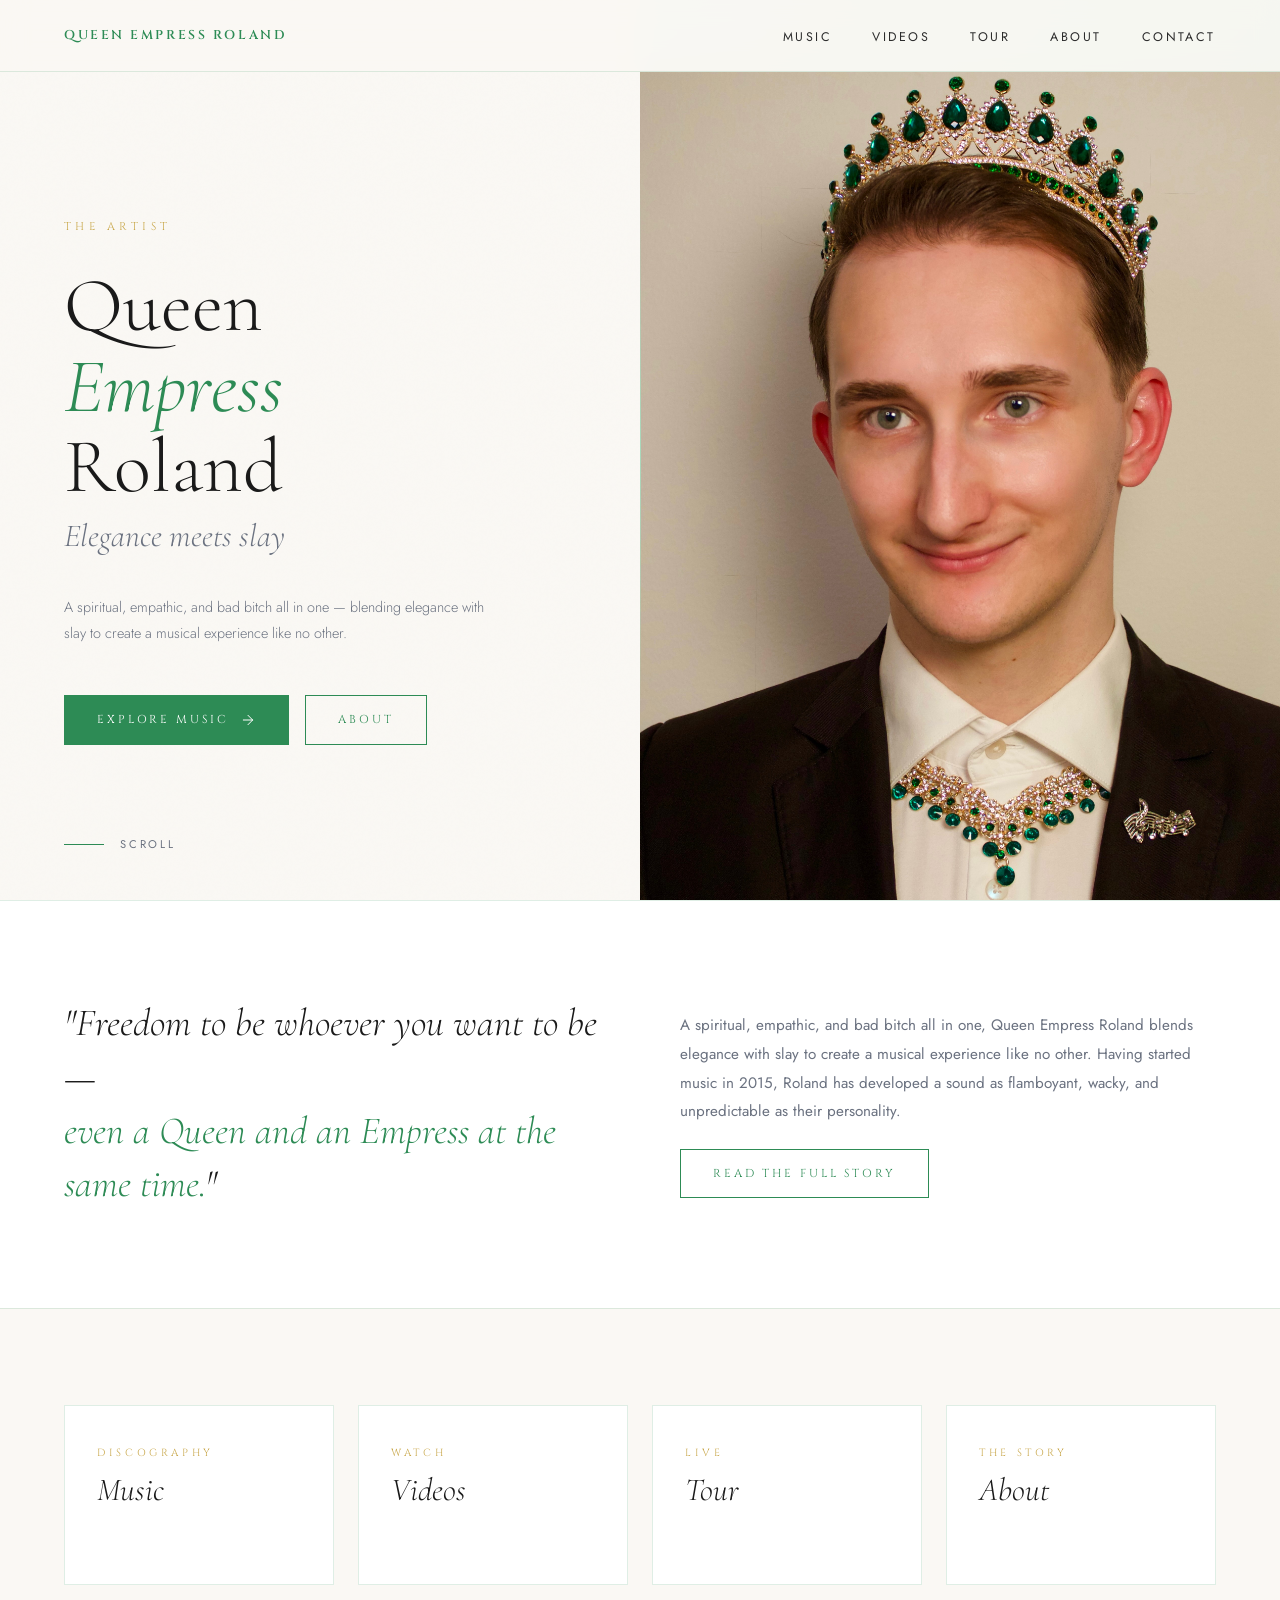
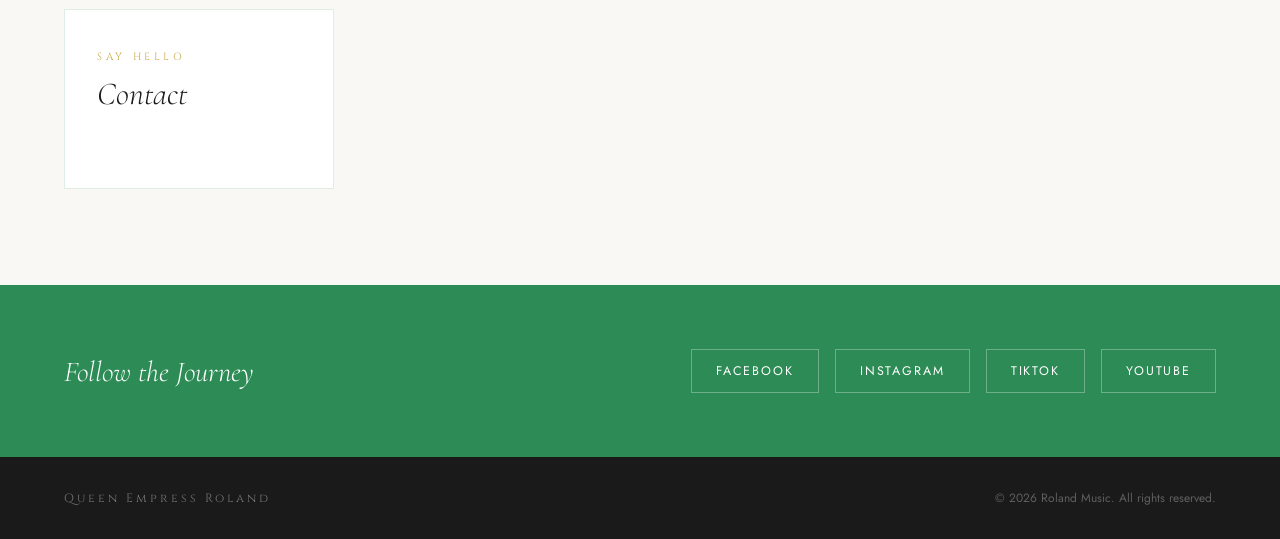
<file: index.html>
<!DOCTYPE html>
<html lang="en">
<head>
  <meta charset="UTF-8" />
  <meta name="viewport" content="width=device-width, initial-scale=1.0"/>
  <title>Queen Empress Roland</title>
  <link rel="stylesheet" href="style.css"/>
  <style>
    /* ── HERO ── */
    .hero {
      min-height: 100vh;
      display: grid;
      grid-template-columns: 1fr 1fr;
      position: relative;
      overflow: hidden;
    }

    .hero-left {
      display: flex;
      flex-direction: column;
      justify-content: center;
      padding: 8rem 4rem 4rem;
      position: relative;
      z-index: 1;
    }

    .hero-eyebrow {
      font-family: 'Cinzel', serif;
      font-size: 0.7rem;
      letter-spacing: 0.4em;
      text-transform: uppercase;
      color: var(--gold);
      margin-bottom: 2rem;
      opacity: 0;
      animation: fadeUp 0.8s ease 0.2s forwards;
    }

    .hero-title {
      font-family: 'Cormorant Garamond', serif;
      font-size: clamp(3rem, 6vw, 6rem);
      font-weight: 300;
      line-height: 1.05;
      color: var(--dark);
      margin-bottom: 0.5rem;
      opacity: 0;
      animation: fadeUp 0.8s ease 0.4s forwards;
    }

    .hero-title em { font-style: italic; color: var(--emerald); }

    .hero-subtitle {
      font-family: 'Cormorant Garamond', serif;
      font-size: clamp(1.3rem, 2.5vw, 2.2rem);
      font-weight: 300;
      font-style: italic;
      color: var(--text-light);
      margin-bottom: 2.5rem;
      opacity: 0;
      animation: fadeUp 0.8s ease 0.55s forwards;
    }

    .hero-desc {
      font-size: 0.9rem;
      font-weight: 300;
      line-height: 1.8;
      color: var(--text-light);
      max-width: 420px;
      margin-bottom: 3rem;
      opacity: 0;
      animation: fadeUp 0.8s ease 0.7s forwards;
    }

    .hero-buttons {
      display: flex;
      gap: 1rem;
      flex-wrap: wrap;
      opacity: 0;
      animation: fadeUp 0.8s ease 0.85s forwards;
    }

    .hero-right {
      position: relative;
      overflow: hidden;
      min-height: 350px;
    }

    .hero-image-container {
      position: absolute;
      inset: 0;
      opacity: 0;
      animation: fadeIn 1.2s ease 0.3s forwards;
    }

    .hero-image-bg {
      width: 100%;
      height: 100%;
      background: linear-gradient(135deg, #e8f5ee 0%, #c5e8d5 40%, #a8d9bc 70%, #2d8b55 100%);
      display: flex;
      align-items: flex-start;
      justify-content: center;
      position: relative;
      padding-top: 20px;
    }

    /*
      ════════════════════════════════════
      TO ADD YOUR PHOTO:
      Replace <div class="hero-crown">👑</div> with:
      <img src="assets/photo.jpg" alt="Queen Empress Roland" class="hero-photo"/>

      Add this CSS:
      .hero-photo { width:100%; height:100%; object-fit:cover; object-position:center top; display:block; }
      ════════════════════════════════════
    */

    .hero-geo { position: absolute; border-radius: 50%; }
    .hero-geo-1 {
      width: min(400px,80%); height: min(400px,80%);
      background: radial-gradient(circle, rgba(45,139,85,0.25) 0%, transparent 70%);
      top: 50%; left: 50%; transform: translate(-50%,-50%);
    }
    .hero-geo-2 {
      width: min(200px,40%); height: min(200px,40%);
      background: radial-gradient(circle, rgba(201,168,76,0.3) 0%, transparent 70%);
      top: 20%; right: 10%;
    }
    .hero-geo-3 {
      width: min(150px,30%); height: min(150px,30%);
      background: radial-gradient(circle, rgba(255,255,255,0.4) 0%, transparent 70%);
      bottom: 20%; left: 15%;
    }

    .hero-crown {
      font-size: clamp(4rem, 10vw, 8rem);
      position: relative;
      z-index: 2;
      filter: drop-shadow(0 20px 40px rgba(45,139,85,0.4));
      animation: float 6s ease-in-out infinite;
    }

    .hero-line {
      position: absolute;
      left: 50%; top: 20%; bottom: 20%;
      width: 1px;
      background: linear-gradient(to bottom, transparent, var(--emerald-mid), transparent);
      transform: scaleY(0);
      animation: scaleIn 1s ease 1s forwards;
      transform-origin: top;
    }

    .scroll-indicator {
      position: absolute;
      bottom: 3rem; left: 4rem;
      display: flex;
      align-items: center;
      gap: 1rem;
      opacity: 0;
      animation: fadeUp 0.8s ease 1.2s forwards;
    }

    .scroll-line {
      width: 40px; height: 1px;
      background: var(--emerald);
      position: relative; overflow: hidden;
    }

    .scroll-line::after {
      content: '';
      position: absolute;
      top: 0; left: -100%;
      width: 100%; height: 100%;
      background: var(--gold);
      animation: slide 2s ease infinite;
    }

    .scroll-text { font-size: 0.7rem; letter-spacing: 0.25em; text-transform: uppercase; color: var(--text-light); }

    /* ── INTRO STRIP ── */
    .intro-strip {
      position: relative;
      z-index: 1;
      padding: 6rem 4rem;
      background: var(--white);
      border-top: 1px solid var(--border);
      display: grid;
      grid-template-columns: 1fr 1fr;
      gap: 5rem;
      align-items: center;
    }

    .intro-quote {
      font-family: 'Cormorant Garamond', serif;
      font-size: clamp(1.6rem, 3vw, 2.4rem);
      font-weight: 300;
      font-style: italic;
      line-height: 1.4;
      color: var(--dark);
    }

    .intro-quote em { color: var(--emerald); }

    .intro-text {
      font-size: 0.95rem;
      line-height: 1.9;
      color: var(--text-light);
    }

    /* ── NAV CARDS ── */
    .nav-cards {
      position: relative;
      z-index: 1;
      padding: 6rem 4rem;
      background: var(--cream);
      border-top: 1px solid var(--border);
      display: grid;
      grid-template-columns: repeat(auto-fit, minmax(min(100%, 220px), 1fr));
      gap: 1.5rem;
    }

    .nav-card {
      display: flex;
      flex-direction: column;
      justify-content: space-between;
      padding: 2.5rem 2rem;
      border: 1px solid var(--border);
      background: var(--white);
      text-decoration: none;
      color: var(--text);
      transition: all 0.3s ease;
      min-height: 180px;
      position: relative;
      overflow: hidden;
    }

    .nav-card::before {
      content: '';
      position: absolute;
      bottom: 0; left: 0;
      width: 100%; height: 2px;
      background: var(--emerald);
      transform: scaleX(0);
      transform-origin: left;
      transition: transform 0.3s ease;
    }

    .nav-card:hover { transform: translateY(-4px); box-shadow: 0 12px 40px rgba(45,139,85,0.1); }
    .nav-card:hover::before { transform: scaleX(1); }

    .nav-card-label {
      font-family: 'Cinzel', serif;
      font-size: 0.65rem;
      letter-spacing: 0.35em;
      text-transform: uppercase;
      color: var(--gold);
    }

    .nav-card-title {
      font-family: 'Cormorant Garamond', serif;
      font-size: 2rem;
      font-weight: 300;
      font-style: italic;
      color: var(--dark);
      transition: color 0.3s;
    }

    .nav-card:hover .nav-card-title { color: var(--emerald); }

    .nav-card-arrow {
      align-self: flex-end;
      color: var(--emerald);
      opacity: 0;
      transform: translateX(-8px);
      transition: all 0.3s;
    }

    .nav-card:hover .nav-card-arrow { opacity: 1; transform: translateX(0); }

    /* Mobile */
    @media (max-width: 768px) {
      .hero { grid-template-columns: 1fr; min-height: auto; }
      .hero-left { padding: 5.5rem 1.5rem 2.5rem; order: 2; }
      .hero-right { order: 1; min-height: 60vw; max-height: 340px; }
      .hero-line { display: none; }
      .scroll-indicator { display: none; }

      .intro-strip { grid-template-columns: 1fr; padding: 4rem 1.5rem; gap: 2rem; }
      .nav-cards { padding: 4rem 1.5rem; }
    }
  </style>
</head>
<body>

  <!-- HERO -->
  <section class="hero">
    <div class="hero-left">
      <p class="hero-eyebrow">The Artist</p>
      <h1 class="hero-title">Queen<br><em>Empress</em><br>Roland</h1>
      <p class="hero-subtitle">Elegance meets slay</p>
      <p class="hero-desc">A spiritual, empathic, and bad bitch all in one — blending elegance with slay to create a musical experience like no other.</p>
      <div class="hero-buttons">
        <a href="music.html" class="btn-primary">
          Explore Music
          <svg xmlns="http://www.w3.org/2000/svg" width="16" height="16" viewBox="0 0 24 24" fill="none" stroke="currentColor" stroke-width="1.5" stroke-linecap="round" stroke-linejoin="round"><path d="M5 12h14M12 5l7 7-7 7"/></svg>
        </a>
        <a href="about.html" class="btn-outline">About</a>
      </div>
      <div class="scroll-indicator">
        <div class="scroll-line"></div>
        <span class="scroll-text">Scroll</span>
      </div>
    </div>

    <div class="hero-right">
      <div class="hero-image-container">
        <div class="hero-image-bg">
          <div class="hero-geo hero-geo-1"></div>
          <div class="hero-geo hero-geo-2"></div>
          <div class="hero-geo hero-geo-3"></div>
          <img src="assets/profile-8.jpeg" alt="Queen Empress Roland" style="width:100%;height:95%;object-fit:cover;object-position:center top;display:block;position:absolute;top: 70px;left:50%;transform:translateX(-50%);"/>
        </div>
      </div>
    </div>

    <div class="hero-line"></div>
  </section>

  <!-- INTRO -->
  <section class="intro-strip">
    <div class="intro-quote reveal">
      "Freedom to be whoever you want to be —<br><em>even a Queen and an Empress at the same time.</em>"
    </div>
    <div>
      <p class="intro-text reveal">A spiritual, empathic, and bad bitch all in one, Queen Empress Roland blends elegance with slay to create a musical experience like no other. Having started music in 2015, Roland has developed a sound as flamboyant, wacky, and unpredictable as their personality.</p>
      <br/>
      <a href="about.html" class="btn-outline reveal">Read the Full Story</a>
    </div>
  </section>

  <!-- NAV CARDS -->
  <section class="nav-cards">
    <a href="music.html" class="nav-card reveal">
      <span class="nav-card-label">Discography</span>
      <span class="nav-card-title">Music</span>
      <span class="nav-card-arrow">
        <svg xmlns="http://www.w3.org/2000/svg" width="20" height="20" viewBox="0 0 24 24" fill="none" stroke="currentColor" stroke-width="1.5" stroke-linecap="round" stroke-linejoin="round"><path d="M5 12h14M12 5l7 7-7 7"/></svg>
      </span>
    </a>
    <a href="videos.html" class="nav-card reveal">
      <span class="nav-card-label">Watch</span>
      <span class="nav-card-title">Videos</span>
      <span class="nav-card-arrow">
        <svg xmlns="http://www.w3.org/2000/svg" width="20" height="20" viewBox="0 0 24 24" fill="none" stroke="currentColor" stroke-width="1.5" stroke-linecap="round" stroke-linejoin="round"><path d="M5 12h14M12 5l7 7-7 7"/></svg>
      </span>
    </a>
    <a href="tour.html" class="nav-card reveal">
      <span class="nav-card-label">Live</span>
      <span class="nav-card-title">Tour</span>
      <span class="nav-card-arrow">
        <svg xmlns="http://www.w3.org/2000/svg" width="20" height="20" viewBox="0 0 24 24" fill="none" stroke="currentColor" stroke-width="1.5" stroke-linecap="round" stroke-linejoin="round"><path d="M5 12h14M12 5l7 7-7 7"/></svg>
      </span>
    </a>
    <a href="about.html" class="nav-card reveal">
      <span class="nav-card-label">The Story</span>
      <span class="nav-card-title">About</span>
      <span class="nav-card-arrow">
        <svg xmlns="http://www.w3.org/2000/svg" width="20" height="20" viewBox="0 0 24 24" fill="none" stroke="currentColor" stroke-width="1.5" stroke-linecap="round" stroke-linejoin="round"><path d="M5 12h14M12 5l7 7-7 7"/></svg>
      </span>
    </a>
    <a href="contact.html" class="nav-card reveal">
      <span class="nav-card-label">Say Hello</span>
      <span class="nav-card-title">Contact</span>
      <span class="nav-card-arrow">
        <svg xmlns="http://www.w3.org/2000/svg" width="20" height="20" viewBox="0 0 24 24" fill="none" stroke="currentColor" stroke-width="1.5" stroke-linecap="round" stroke-linejoin="round"><path d="M5 12h14M12 5l7 7-7 7"/></svg>
      </span>
    </a>
  </section>

  <div id="socials-placeholder"></div>
  <div id="footer-placeholder"></div>

  <script src="nav.js"></script>
  <script>injectNav('home');</script>
</body>
</html>
</file>
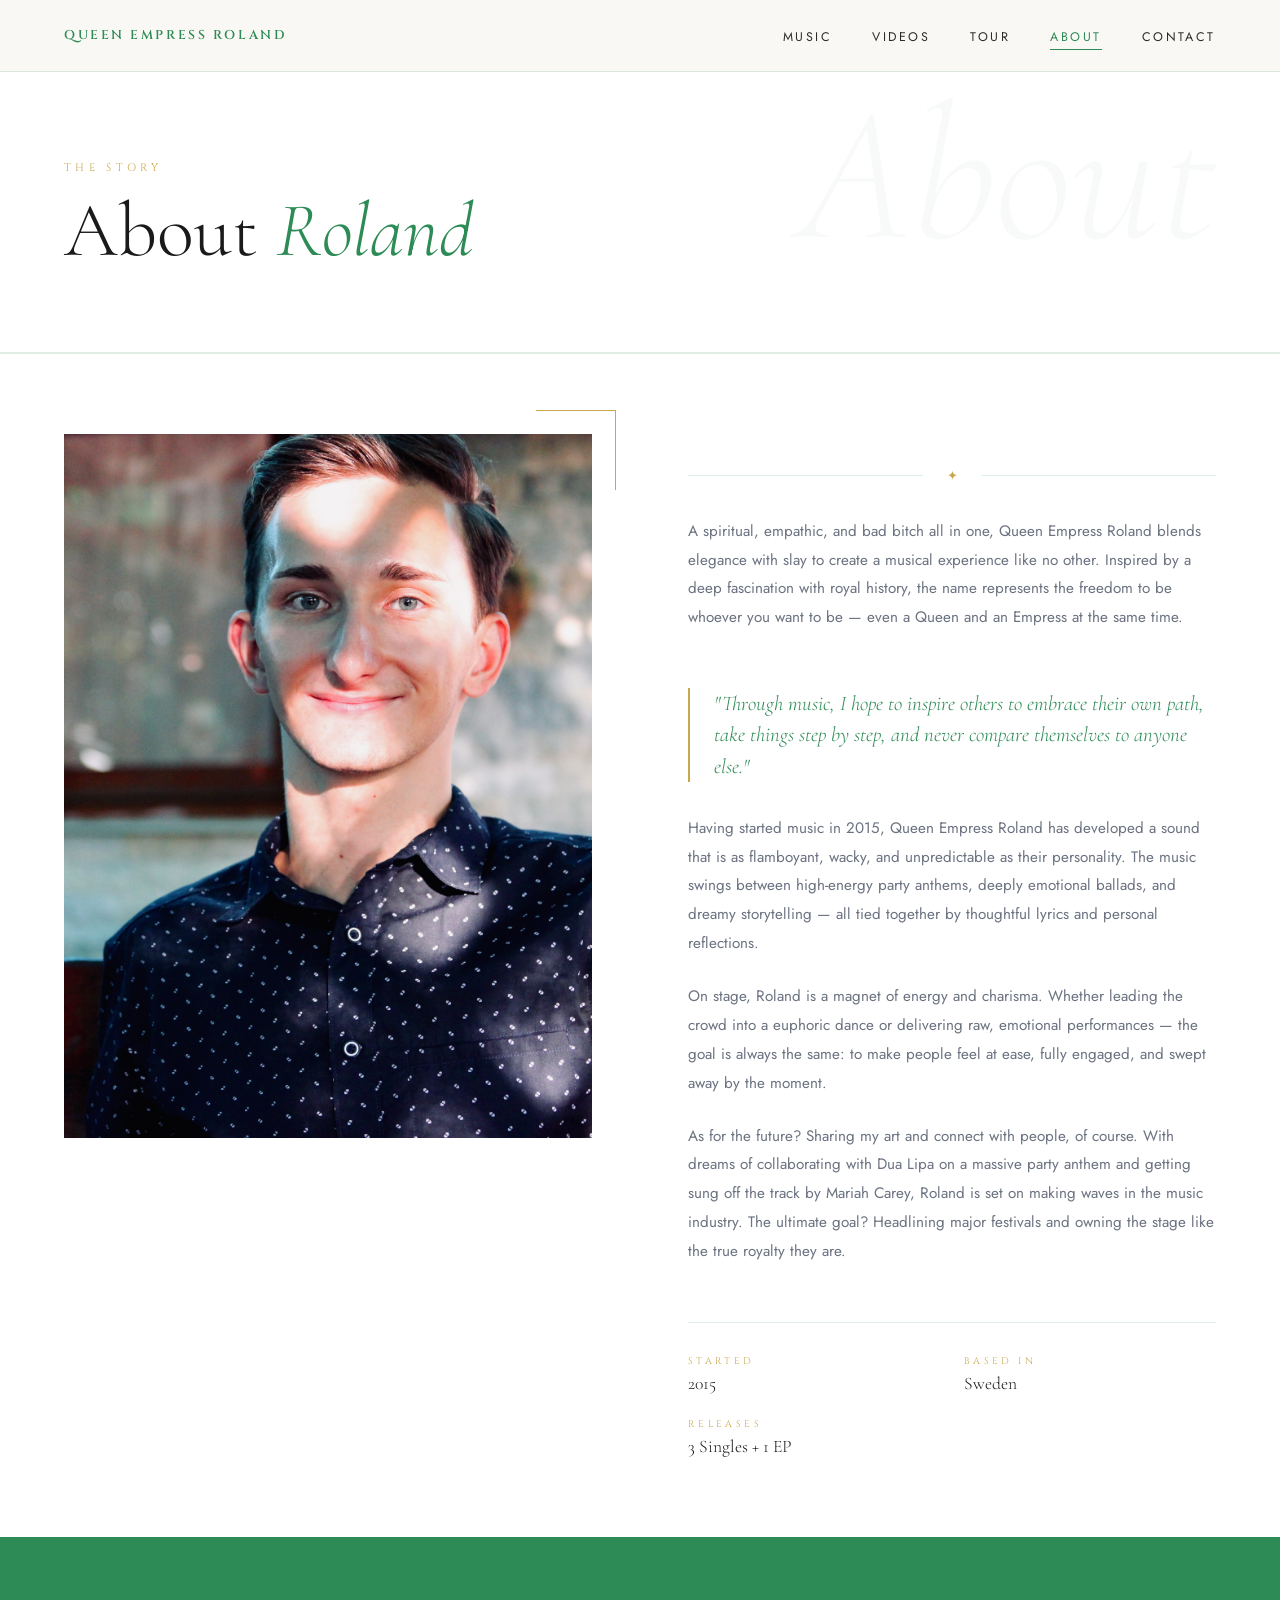
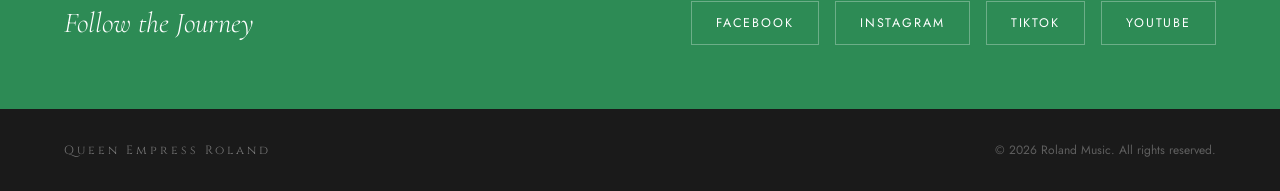
<file: about.html>
<!DOCTYPE html>
<html lang="en">
<head>
  <meta charset="UTF-8" />
  <meta name="viewport" content="width=device-width, initial-scale=1.0"/>
  <title>About — Queen Empress Roland</title>
  <link rel="stylesheet" href="style.css"/>
  <style>
    .about-section {
      position: relative;
      z-index: 1;
      padding: 5rem 4rem;
      background: var(--white);
      border-top: 1px solid var(--border);
      display: grid;
      grid-template-columns: 1fr 1fr;
      gap: 6rem;
      align-items: start;
    }

    /* ── PHOTO ── */
    .about-photo-wrap { position: sticky; top: 7rem; }

    .about-frame {
      aspect-ratio: 3/4;
      background: linear-gradient(160deg, var(--emerald-pale) 0%, var(--emerald-mid) 60%, var(--emerald) 100%);
      display: flex;
      align-items: center;
      justify-content: center;
      font-size: clamp(4rem, 8vw, 6rem);
      position: relative;
      overflow: hidden;
      width: 100%;
    }

    /*
      ════════════════════════════════════
      TO ADD YOUR PHOTO:
      Replace the 👑 emoji inside .about-frame with:

      <img src="assets/photo-about.jpg"
           alt="Queen Empress Roland"
           style="width:100%;height:100%;object-fit:cover;
                  object-position:center top;
                  position:absolute;inset:0;" />
      ════════════════════════════════════
    */

    .about-frame::before {
      content: '';
      position: absolute;
      inset: -1px;
      border: 1px solid var(--emerald-mid);
      pointer-events: none;
      z-index: 1;
    }

    .about-frame-accent {
      position: absolute;
      top: -1.5rem; right: -1.5rem;
      width: 80px; height: 80px;
      border-top: 1px solid var(--gold);
      border-right: 1px solid var(--gold);
    }

    /* ── CONTENT ── */
    .about-content { display: flex; flex-direction: column; gap: 0; }

    .about-text {
      font-size: 0.95rem;
      line-height: 1.9;
      color: var(--text-light);
      margin-bottom: 1.5rem;
    }

    .about-quote {
      font-family: 'Cormorant Garamond', serif;
      font-size: 1.3rem;
      font-weight: 300;
      font-style: italic;
      color: var(--emerald);
      border-left: 2px solid var(--gold);
      padding-left: 1.5rem;
      margin: 2rem 0;
      line-height: 1.5;
    }

    /* ── FACTS ── */
    .about-facts {
      display: grid;
      grid-template-columns: 1fr 1fr;
      gap: 1.5rem;
      margin-top: 2rem;
      padding-top: 2rem;
      border-top: 1px solid var(--border);
    }

    .fact {
      display: flex;
      flex-direction: column;
      gap: 0.3rem;
    }

    .fact-label {
      font-family: 'Cinzel', serif;
      font-size: 0.6rem;
      letter-spacing: 0.35em;
      text-transform: uppercase;
      color: var(--gold);
    }

    .fact-value {
      font-family: 'Cormorant Garamond', serif;
      font-size: 1.1rem;
      font-weight: 300;
      color: var(--dark);
    }

    @media (max-width: 768px) {
      .about-section { grid-template-columns: 1fr; padding: 3rem 1.5rem; gap: 2.5rem; }
      .about-photo-wrap { position: static; }
      .about-frame { aspect-ratio: 4/3; max-height: 280px; }
      .about-frame-accent { display: none; }
      .about-facts { grid-template-columns: 1fr 1fr; }
    }
  </style>
</head>
<body>

  <div class="page-hero about">
    <p class="page-eyebrow">The Story</p>
    <h1 class="page-title">About <em>Roland</em></h1>
  </div>

  <section class="about-section">

    <div class="about-photo-wrap reveal">
      <div class="about-frame">
        <!-- Replace 👑 with your photo — see instructions in CSS above -->
        <img src="assets/profile-2.JPG"
           alt="Queen Empress Roland"
           style="width:100%;height:100%;object-fit:cover;
                  object-position:center top;
                  position:absolute;inset:0;" />
      </div>
      <div class="about-frame-accent"></div>
    </div>

    <div class="about-content">
      <div class="divider reveal">
        <div class="divider-line"></div>
        <span class="divider-gem">✦</span>
        <div class="divider-line"></div>
      </div>

      <p class="about-text reveal">A spiritual, empathic, and bad bitch all in one, Queen Empress Roland blends elegance with slay to create a musical experience like no other. Inspired by a deep fascination with royal history, the name represents the freedom to be whoever you want to be — even a Queen and an Empress at the same time.</p>

      <blockquote class="about-quote reveal">
        "Through music, I hope to inspire others to embrace their own path, take things step by step, and never compare themselves to anyone else."
      </blockquote>

      <p class="about-text reveal">Having started music in 2015, Queen Empress Roland has developed a sound that is as flamboyant, wacky, and unpredictable as their personality. The music swings between high-energy party anthems, deeply emotional ballads, and dreamy storytelling — all tied together by thoughtful lyrics and personal reflections.</p>

      <p class="about-text reveal">On stage, Roland is a magnet of energy and charisma. Whether leading the crowd into a euphoric dance or delivering raw, emotional performances — the goal is always the same: to make people feel at ease, fully engaged, and swept away by the moment.</p>

      <p class="about-text reveal">As for the future? Sharing my art and connect with people, of course. With dreams of collaborating with Dua Lipa on a massive party anthem and getting sung off the track by Mariah Carey, Roland is set on making waves in the music industry. The ultimate goal? Headlining major festivals and owning the stage like the true royalty they are.</p>

      <div class="about-facts reveal">
        <div class="fact">
          <span class="fact-label">Started</span>
          <span class="fact-value">2015</span>
        </div>
        <div class="fact">
          <span class="fact-label">Based in</span>
          <span class="fact-value">Sweden</span>
        </div>
        <div class="fact">
          <span class="fact-label">Releases</span>
          <span class="fact-value">3 Singles + 1 EP</span>
        </div>
      </div>
    </div>

  </section>

  <div id="socials-placeholder"></div>
  <div id="footer-placeholder"></div>

  <script src="nav.js"></script>
  <script>injectNav('about');</script>
</body>
</html>
</file>
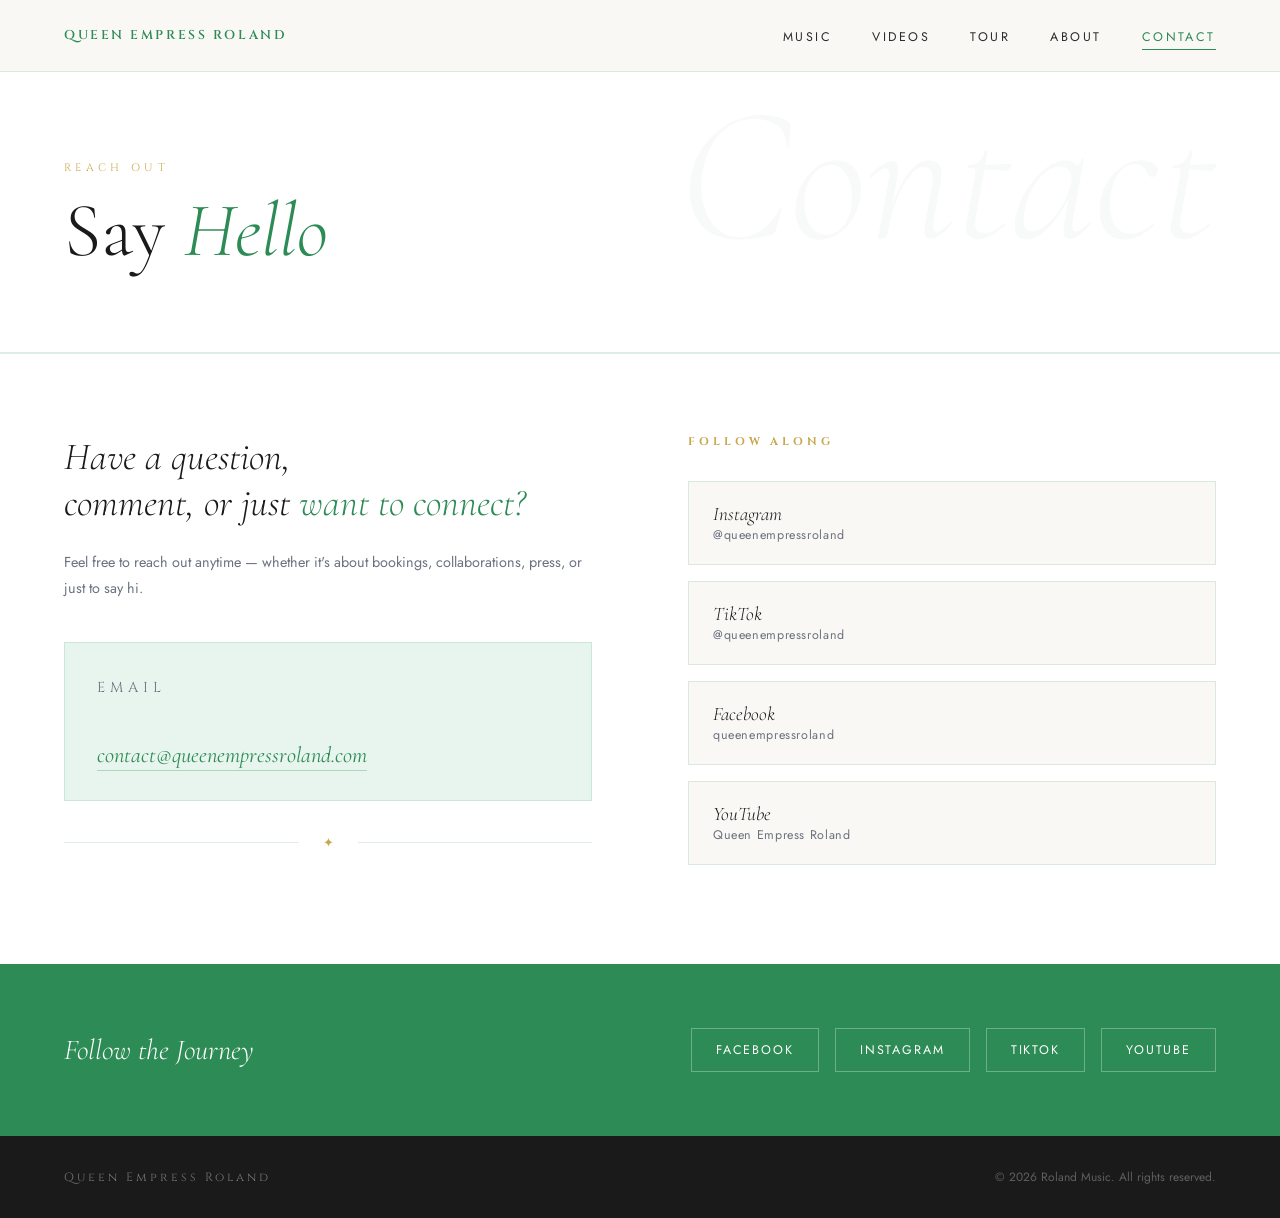
<file: contact.html>
<!DOCTYPE html>
<html lang="en">
<head>
  <meta charset="UTF-8" />
  <meta name="viewport" content="width=device-width, initial-scale=1.0"/>
  <title>Contact — Queen Empress Roland</title>
  <link rel="stylesheet" href="style.css"/>
  <style>
    .contact-section {
      position: relative;
      z-index: 1;
      padding: 5rem 4rem;
      background: var(--white);
      border-top: 1px solid var(--border);
      display: grid;
      grid-template-columns: 1fr 1fr;
      gap: 6rem;
      align-items: start;
    }

    .contact-left h2 {
      font-family: 'Cormorant Garamond', serif;
      font-size: clamp(1.8rem, 3vw, 2.5rem);
      font-weight: 300;
      font-style: italic;
      color: var(--dark);
      margin-bottom: 1.5rem;
      line-height: 1.2;
    }

    .contact-left h2 em { color: var(--emerald); }

    .contact-left p {
      font-size: 0.9rem;
      line-height: 1.8;
      color: var(--text-light);
      margin-bottom: 2.5rem;
    }

    .contact-email-block {
      padding: 2rem;
      border: 1px solid var(--border);
      background: var(--emerald-pale);
      margin-bottom: 1.5rem;
    }

    .contact-email-label {
      font-family: 'Cinzel', serif;
      font-size: 0.62rem;
      letter-spacing: 0.35em;
      text-transform: uppercase;
      color: var(--gold);
      margin-bottom: 0.75rem;
    }

    .contact-email-link {
      font-family: 'Cormorant Garamond', serif;
      font-size: clamp(1rem, 2vw, 1.4rem);
      font-style: italic;
      color: var(--emerald);
      text-decoration: none;
      border-bottom: 1px solid var(--emerald-mid);
      padding-bottom: 2px;
      transition: all 0.3s;
      word-break: break-all;
    }

    .contact-email-link:hover { color: var(--dark); border-color: var(--gold); }

    /* ── SOCIALS COLUMN ── */
    .contact-right h3 {
      font-family: 'Cinzel', serif;
      font-size: 0.7rem;
      letter-spacing: 0.35em;
      text-transform: uppercase;
      color: var(--gold);
      margin-bottom: 2rem;
    }

    .contact-social-list {
      display: flex;
      flex-direction: column;
      gap: 1rem;
    }

    .contact-social-item {
      display: flex;
      align-items: center;
      justify-content: space-between;
      padding: 1.25rem 1.5rem;
      border: 1px solid var(--border);
      background: var(--cream);
      text-decoration: none;
      color: var(--text);
      transition: all 0.3s;
    }

    .contact-social-item:hover {
      border-color: var(--emerald);
      background: var(--emerald-pale);
      transform: translateX(4px);
    }

    .contact-social-name {
      font-family: 'Cormorant Garamond', serif;
      font-size: 1.2rem;
      font-weight: 300;
      font-style: italic;
      color: var(--dark);
    }

    .contact-social-handle {
      font-size: 0.78rem;
      color: var(--text-light);
      letter-spacing: 0.05em;
    }

    .contact-social-arrow {
      color: var(--emerald);
      opacity: 0;
      transition: opacity 0.3s, transform 0.3s;
    }

    .contact-social-item:hover .contact-social-arrow {
      opacity: 1;
      transform: translateX(4px);
    }

    @media (max-width: 768px) {
      .contact-section { grid-template-columns: 1fr; padding: 3rem 1.5rem; gap: 3rem; }
    }
  </style>
</head>
<body>

  <div class="page-hero contact">
    <p class="page-eyebrow">Reach Out</p>
    <h1 class="page-title">Say <em>Hello</em></h1>
  </div>

  <section class="contact-section">

    <div class="contact-left">
      <h2 class="reveal">Have a question,<br>comment, or just <em>want to connect?</em></h2>
      <p class="reveal">Feel free to reach out anytime — whether it's about bookings, collaborations, press, or just to say hi.</p>

      <div class="contact-email-block reveal">
        <p class="contact-email-label">Email</p>
        <a href="mailto:contact@queenempressroland.com" class="contact-email-link">
          contact@queenempressroland.com
        </a>
      </div>

      <div class="divider reveal">
        <div class="divider-line"></div>
        <span class="divider-gem">✦</span>
        <div class="divider-line"></div>
      </div>
    </div>

    <div class="contact-right">
      <h3 class="reveal">Follow Along</h3>
      <div class="contact-social-list">

        <a href="https://www.instagram.com/queenempressroland/" target="_blank" class="contact-social-item reveal">
          <div>
            <p class="contact-social-name">Instagram</p>
            <p class="contact-social-handle">@queenempressroland</p>
          </div>
          <span class="contact-social-arrow">
            <svg xmlns="http://www.w3.org/2000/svg" width="18" height="18" viewBox="0 0 24 24" fill="none" stroke="currentColor" stroke-width="1.5" stroke-linecap="round" stroke-linejoin="round"><path d="M5 12h14M12 5l7 7-7 7"/></svg>
          </span>
        </a>

        <a href="https://www.tiktok.com/@queenempressroland" target="_blank" class="contact-social-item reveal">
          <div>
            <p class="contact-social-name">TikTok</p>
            <p class="contact-social-handle">@queenempressroland</p>
          </div>
          <span class="contact-social-arrow">
            <svg xmlns="http://www.w3.org/2000/svg" width="18" height="18" viewBox="0 0 24 24" fill="none" stroke="currentColor" stroke-width="1.5" stroke-linecap="round" stroke-linejoin="round"><path d="M5 12h14M12 5l7 7-7 7"/></svg>
          </span>
        </a>

        <a href="https://www.facebook.com/queenempressroland" target="_blank" class="contact-social-item reveal">
          <div>
            <p class="contact-social-name">Facebook</p>
            <p class="contact-social-handle">queenempressroland</p>
          </div>
          <span class="contact-social-arrow">
            <svg xmlns="http://www.w3.org/2000/svg" width="18" height="18" viewBox="0 0 24 24" fill="none" stroke="currentColor" stroke-width="1.5" stroke-linecap="round" stroke-linejoin="round"><path d="M5 12h14M12 5l7 7-7 7"/></svg>
          </span>
        </a>

        <a href="https://www.youtube.com/c/RolandSepsi?sub_confirmation=1" target="_blank" class="contact-social-item reveal">
          <div>
            <p class="contact-social-name">YouTube</p>
            <p class="contact-social-handle">Queen Empress Roland</p>
          </div>
          <span class="contact-social-arrow">
            <svg xmlns="http://www.w3.org/2000/svg" width="18" height="18" viewBox="0 0 24 24" fill="none" stroke="currentColor" stroke-width="1.5" stroke-linecap="round" stroke-linejoin="round"><path d="M5 12h14M12 5l7 7-7 7"/></svg>
          </span>
        </a>

      </div>
    </div>

  </section>

  <div id="socials-placeholder"></div>
  <div id="footer-placeholder"></div>

  <script src="nav.js"></script>
  <script>injectNav('contact');</script>
</body>
</html>
</file>
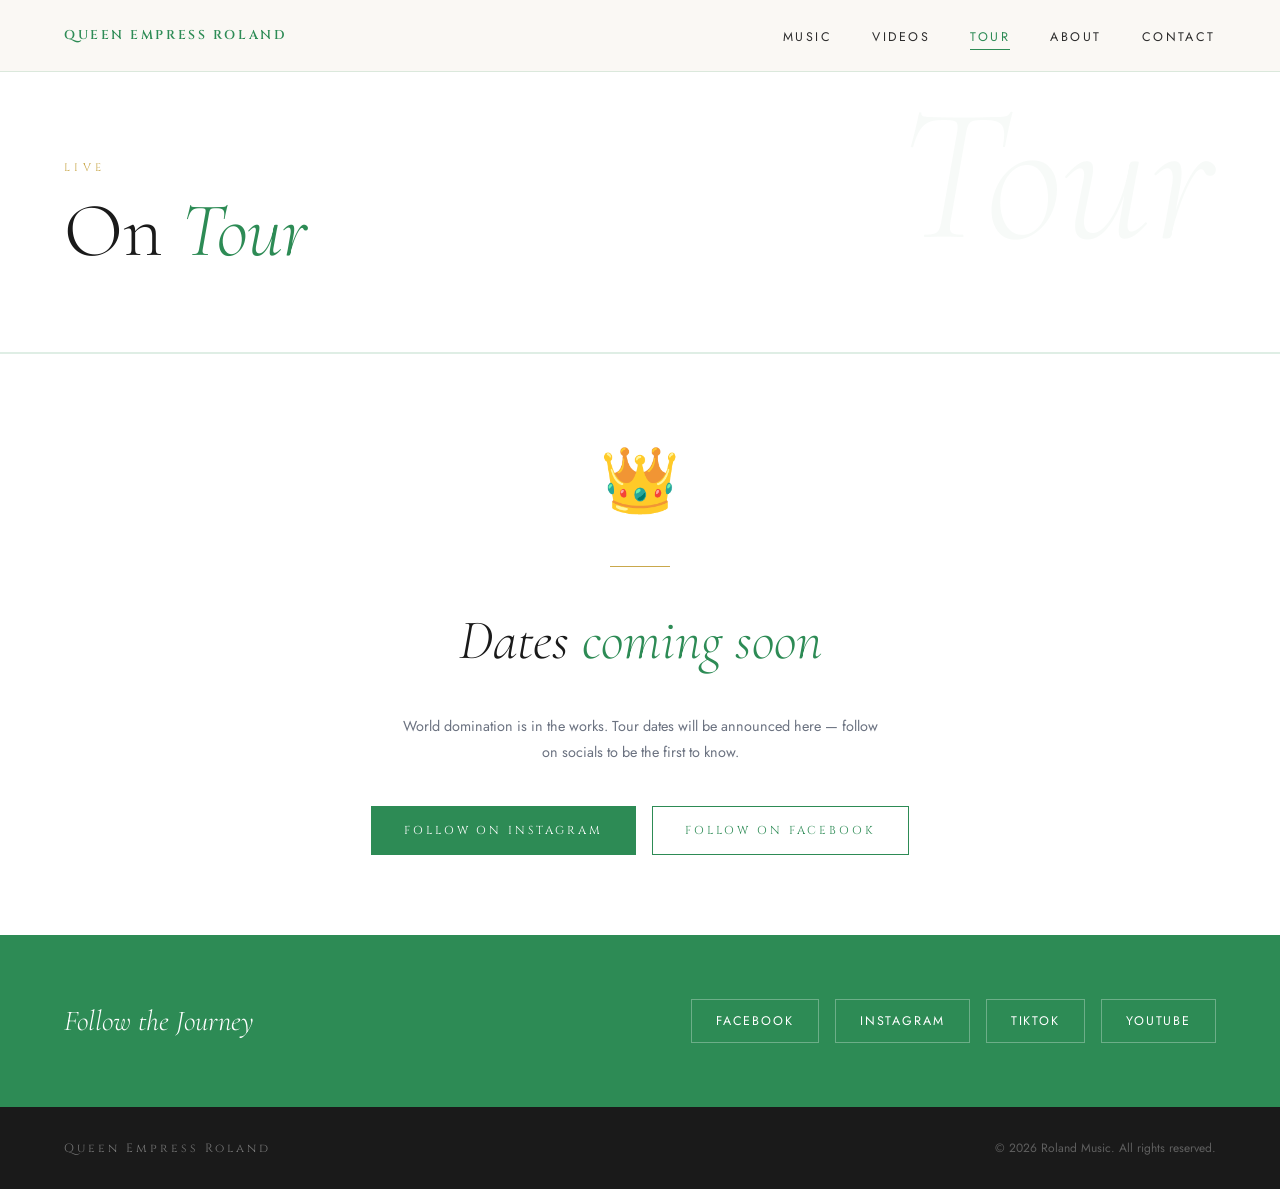
<file: tour.html>
<!DOCTYPE html>
<html lang="en">
<head>
  <meta charset="UTF-8" />
  <meta name="viewport" content="width=device-width, initial-scale=1.0"/>
  <title>Tour — Queen Empress Roland</title>
  <link rel="stylesheet" href="style.css"/>
  <style>
    .tour-section {
      position: relative;
      z-index: 1;
      min-height: 60vh;
      display: flex;
      align-items: center;
      justify-content: center;
      padding: 5rem 4rem;
      background: var(--white);
      border-top: 1px solid var(--border);
      text-align: center;
      flex-direction: column;
      gap: 2.5rem;
    }

    .tour-crown {
      font-size: 4rem;
      animation: float 5s ease-in-out infinite;
    }

    .tour-coming {
      font-family: 'Cormorant Garamond', serif;
      font-size: clamp(2rem, 5vw, 3.5rem);
      font-weight: 300;
      font-style: italic;
      color: var(--dark);
      line-height: 1.2;
    }

    .tour-coming em { color: var(--emerald); }

    .tour-sub {
      font-size: 0.9rem;
      color: var(--text-light);
      line-height: 1.8;
      max-width: 480px;
    }

    .tour-notify {
      display: flex;
      gap: 1rem;
      align-items: center;
      flex-wrap: wrap;
      justify-content: center;
    }

    .tour-divider {
      width: 60px;
      height: 1px;
      background: var(--gold);
      margin: 0 auto;
    }

    /*
      ════════════════════════════════════
      WHEN YOU HAVE TOUR DATES:
      Replace the .tour-section content with
      a .tour-list of .tour-date rows like:

      <div class="tour-date">
        <div class="tour-date-info">
          <p class="tour-date-day">15 March 2026</p>
          <p class="tour-date-city">Stockholm, Sweden</p>
          <p class="tour-date-venue">Debaser Strand</p>
        </div>
        <a href="TICKET_URL" target="_blank" class="btn-primary">Tickets</a>
      </div>

      And add this CSS:
      .tour-list { padding: 5rem 4rem; max-width: 900px; margin: 0 auto; }
      .tour-date { display:flex; justify-content:space-between; align-items:center;
                   padding: 2rem 0; border-bottom: 1px solid var(--border); gap:2rem; flex-wrap:wrap; }
      .tour-date-day { font-family:'Cinzel',serif; font-size:0.72rem; letter-spacing:0.2em; color:var(--gold); }
      .tour-date-city { font-family:'Cormorant Garamond',serif; font-size:1.8rem; font-weight:300; font-style:italic; color:var(--dark); }
      .tour-date-venue { font-size:0.85rem; color:var(--text-light); }
      ════════════════════════════════════
    */

    @media (max-width: 768px) {
      .tour-section { padding: 4rem 1.5rem; }
    }
  </style>
</head>
<body>

  <div class="page-hero tour">
    <p class="page-eyebrow">Live</p>
    <h1 class="page-title">On <em>Tour</em></h1>
  </div>

  <section class="tour-section">
    <div class="tour-crown reveal">👑</div>
    <div class="tour-divider reveal"></div>
    <h2 class="tour-coming reveal">Dates <em>coming soon</em></h2>
    <p class="tour-sub reveal">World domination is in the works. Tour dates will be announced here — follow on socials to be the first to know.</p>
    <div class="tour-notify reveal">
      <a href="https://www.instagram.com/queenempressroland/" target="_blank" class="btn-primary">Follow on Instagram</a>
      <a href="https://www.facebook.com/queenempressroland" target="_blank" class="btn-outline">Follow on Facebook</a>
    </div>
  </section>

  <div id="socials-placeholder"></div>
  <div id="footer-placeholder"></div>

  <script src="nav.js"></script>
  <script>injectNav('tour');</script>
</body>
</html>
</file>
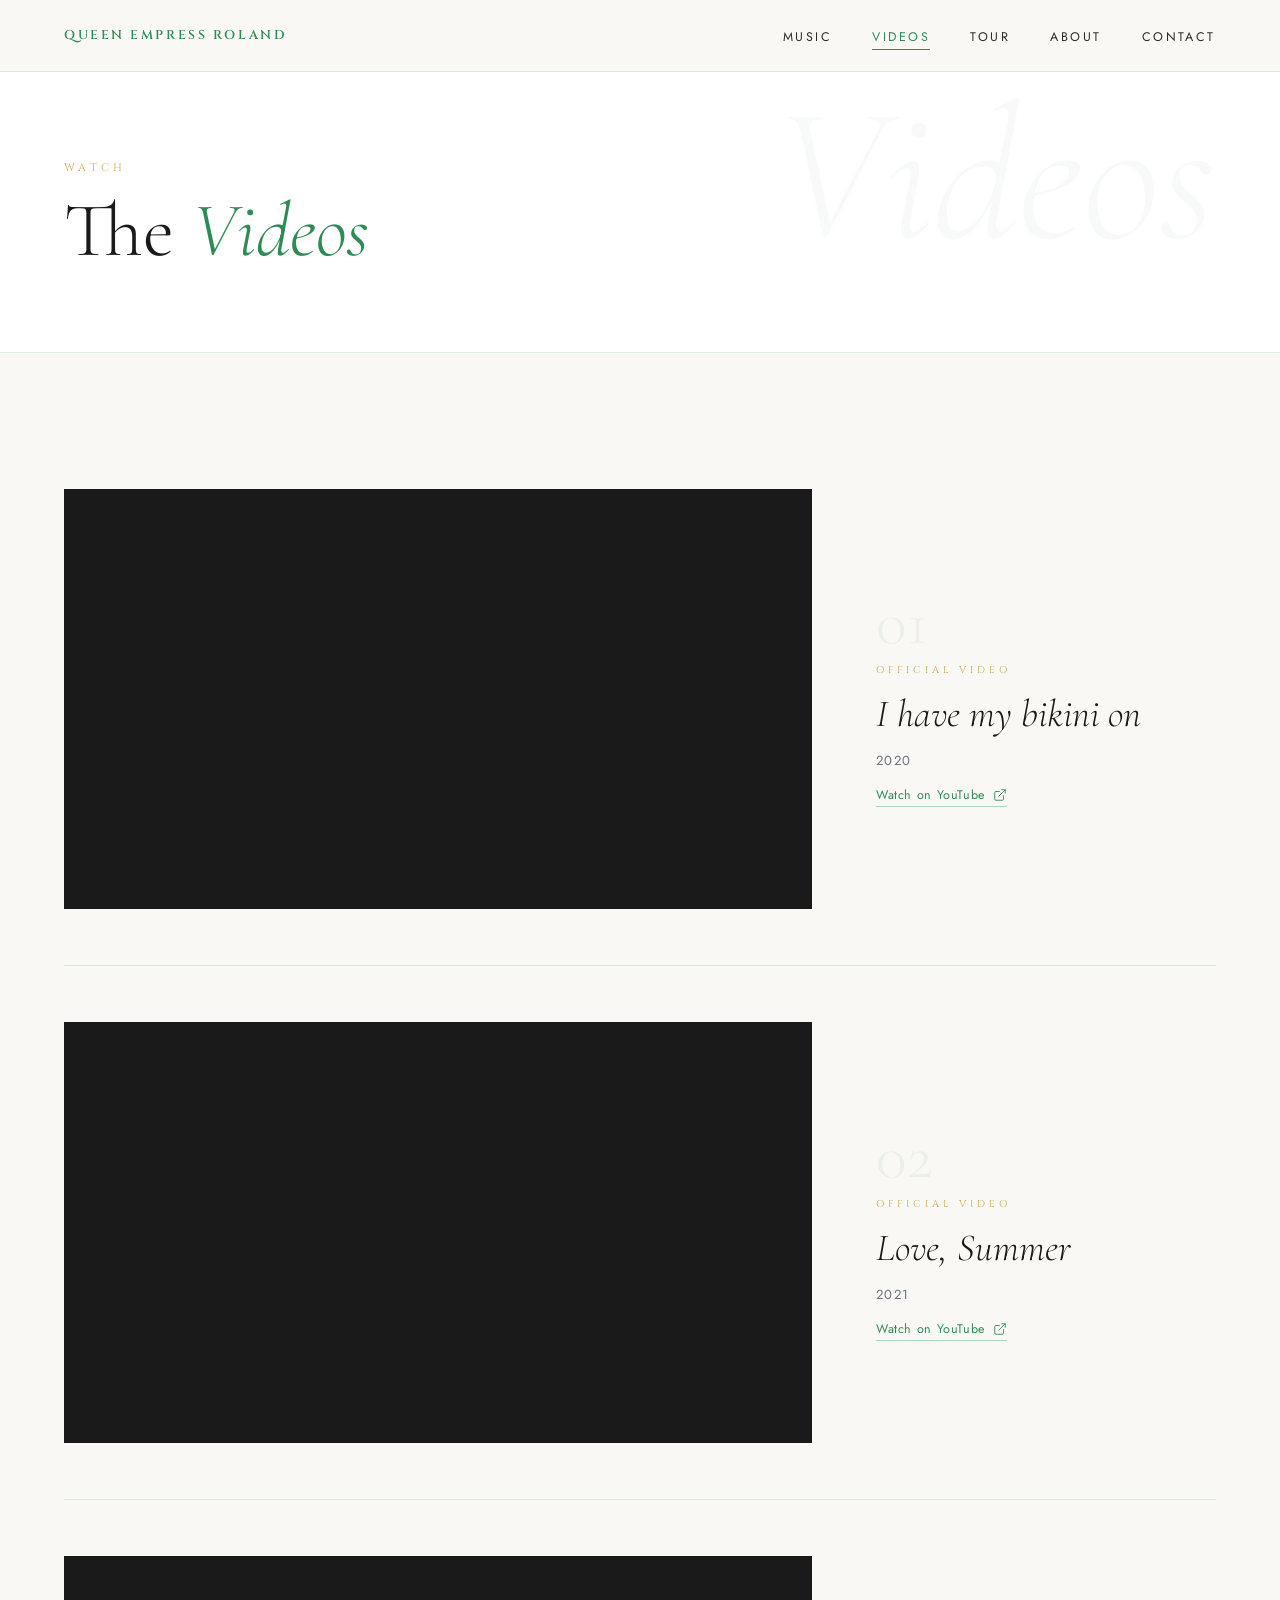
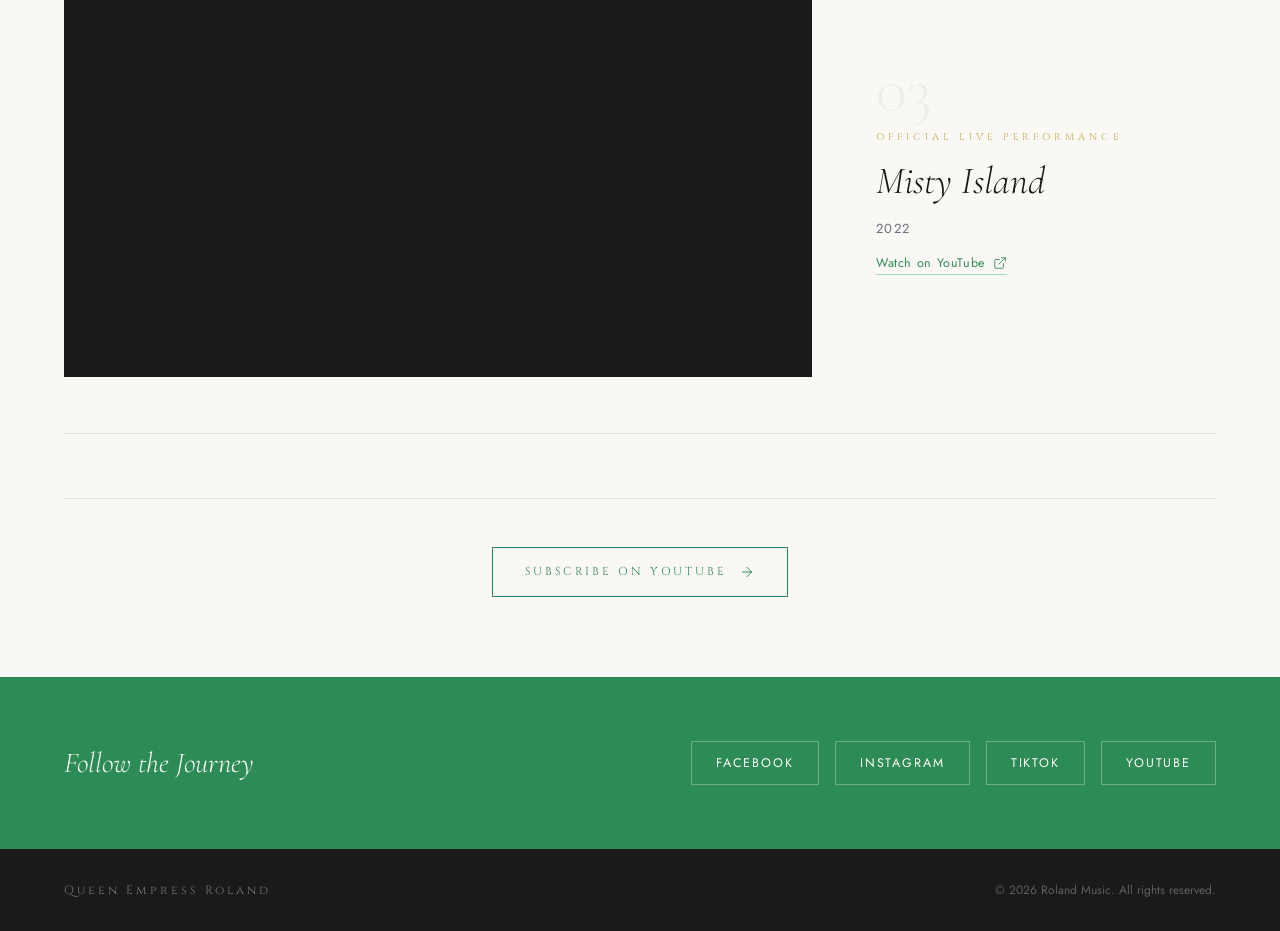
<file: videos.html>
<!DOCTYPE html>
<html lang="en">
<head>
  <meta charset="UTF-8" />
  <meta name="viewport" content="width=device-width, initial-scale=1.0"/>
  <title>Videos — Queen Empress Roland</title>
  <link rel="stylesheet" href="style.css"/>
  <style>
    .videos-section {
      position: relative;
      z-index: 1;
      padding: 5rem 4rem;
      background: var(--cream);
    }

    /*
      ════════════════════════════════════
      HOW TO ADD VIDEOS:
      1. Go to your YouTube video
      2. Copy the ID from the URL after ?v=
      3. Replace VIDEO_ID_HERE with that ID
      4. Update the title below the embed
      5. Copy a .video-item block to add more
      ════════════════════════════════════
    */

    .video-item {
      display: grid;
      grid-template-columns: 1fr 340px;
      gap: 4rem;
      align-items: center;
      padding: 3.5rem 0;
      border-bottom: 1px solid var(--border);
    }

    .video-item:last-child { border-bottom: none; }


    /* 16:9 responsive embed */
    .video-embed {
      position: relative;
      width: 100%;
      padding-bottom: 56.25%;
      height: 0;
      overflow: hidden;
      background: var(--dark);
      flex-shrink: 0;
    }

    .video-embed iframe {
      position: absolute;
      top: 0; left: 0;
      width: 100%; height: 100%;
      border: none;
    }

    .video-info { display: flex; flex-direction: column; gap: 1rem; }

    .video-number {
      font-family: 'Cormorant Garamond', serif;
      font-size: 4rem;
      font-weight: 300;
      color: rgba(45,139,85,0.08);
      line-height: 1;
      margin-bottom: -0.5rem;
    }

    .video-type {
      font-family: 'Cinzel', serif;
      font-size: 0.62rem;
      letter-spacing: 0.4em;
      text-transform: uppercase;
      color: var(--gold);
    }

    .video-title {
      font-family: 'Cormorant Garamond', serif;
      font-size: clamp(1.8rem, 3vw, 2.5rem);
      font-weight: 300;
      font-style: italic;
      color: var(--dark);
      line-height: 1.1;
    }

    .video-year {
      font-size: 0.82rem;
      color: var(--text-light);
      letter-spacing: 0.1em;
    }

    .video-yt-link {
      display: inline-flex;
      align-items: center;
      gap: 0.5rem;
      font-size: 0.78rem;
      color: var(--emerald);
      text-decoration: none;
      font-family: 'Jost', sans-serif;
      letter-spacing: 0.05em;
      border-bottom: 1px solid var(--emerald-mid);
      padding-bottom: 2px;
      transition: all 0.3s;
      align-self: flex-start;
    }

    .video-yt-link:hover { color: var(--dark); border-color: var(--gold); }

    .channel-cta {
      margin-top: 4rem;
      padding-top: 3rem;
      border-top: 1px solid var(--border);
      display: flex;
      justify-content: center;
    }

    @media (max-width: 768px) {
      .videos-section { padding: 3rem 1.5rem; }

      .video-item,
      .video-item:nth-child(even) {
        grid-template-columns: 1fr;
        direction: ltr;
        gap: 1.5rem;
      }

      .video-number { font-size: 3rem; }
    }
  </style>
</head>
<body>

  <div class="page-hero videos">
    <p class="page-eyebrow">Watch</p>
    <h1 class="page-title">The <em>Videos</em></h1>
  </div>

  <section class="videos-section">

    <!-- VIDEO 1 -->
    <div class="video-item reveal">
      <div>
        <div class="video-embed">
          <iframe
            src="https://www.youtube-nocookie.com/embed/lnDfx2dk7Bo"
            title="Queen Empress Roland"
            allow="accelerometer; autoplay; clipboard-write; encrypted-media; gyroscope; picture-in-picture"
            allowfullscreen
            loading="lazy">
          </iframe>
        </div>
      </div>
      <div class="video-info">
        <span class="video-number">01</span>
        <span class="video-type">Official Video</span>
        <h2 class="video-title">I have my bikini on</h2>
        <p class="video-year">2020</p>
        <a href="https://www.youtube.com/watch?v=lnDfx2dk7Bo" target="_blank" class="video-yt-link">
          Watch on YouTube
          <svg xmlns="http://www.w3.org/2000/svg" width="14" height="14" viewBox="0 0 24 24" fill="none" stroke="currentColor" stroke-width="1.5" stroke-linecap="round" stroke-linejoin="round"><path d="M18 13v6a2 2 0 0 1-2 2H5a2 2 0 0 1-2-2V8a2 2 0 0 1 2-2h6M15 3h6v6M10 14 21 3"/></svg>
        </a>
      </div>
    </div>

    <!-- VIDEO 2 -->
    <div class="video-item reveal">
      <div>
        <div class="video-embed">
          <iframe
            src="https://www.youtube-nocookie.com/embed/CqW_iauwjB0"
            title="Queen Empress Roland"
            allow="accelerometer; autoplay; clipboard-write; encrypted-media; gyroscope; picture-in-picture"
            allowfullscreen
            loading="lazy">
          </iframe>
        </div>
      </div>
      <div class="video-info">
        <span class="video-number">02</span>
        <span class="video-type">Official Video</span>
        <h2 class="video-title">Love, Summer</h2>
        <p class="video-year">2021</p>
        <a href="https://www.youtube.com/watch?v=CqW_iauwjB0" target="_blank" class="video-yt-link">
          Watch on YouTube
          <svg xmlns="http://www.w3.org/2000/svg" width="14" height="14" viewBox="0 0 24 24" fill="none" stroke="currentColor" stroke-width="1.5" stroke-linecap="round" stroke-linejoin="round"><path d="M18 13v6a2 2 0 0 1-2 2H5a2 2 0 0 1-2-2V8a2 2 0 0 1 2-2h6M15 3h6v6M10 14 21 3"/></svg>
        </a>
      </div>
    </div>

    <!-- VIDEO 3 -->
    <div class="video-item reveal">
      <div>
        <div class="video-embed">
          <iframe
            src="https://www.youtube-nocookie.com/embed/1CK_H7cblZ4"
            title="Queen Empress Roland"
            allow="accelerometer; autoplay; clipboard-write; encrypted-media; gyroscope; picture-in-picture"
            allowfullscreen
            loading="lazy">
          </iframe>
        </div>
      </div>
      <div class="video-info">
        <span class="video-number">03</span>
        <span class="video-type">Official Live Performance</span>
        <h2 class="video-title">Misty Island</h2>
        <p class="video-year">2022</p>
        <a href="https://www.youtube.com/watch?v=1CK_H7cblZ4" target="_blank" class="video-yt-link">
          Watch on YouTube
          <svg xmlns="http://www.w3.org/2000/svg" width="14" height="14" viewBox="0 0 24 24" fill="none" stroke="currentColor" stroke-width="1.5" stroke-linecap="round" stroke-linejoin="round"><path d="M18 13v6a2 2 0 0 1-2 2H5a2 2 0 0 1-2-2V8a2 2 0 0 1 2-2h6M15 3h6v6M10 14 21 3"/></svg>
        </a>
      </div>
    </div>

    <!--
      To add more videos: copy any .video-item block above,
      paste it here, update the VIDEO_ID_HERE, title, year
      and increment the number (04, 05 etc.)
    -->

    <div class="channel-cta reveal">
      <a href="https://www.youtube.com/c/RolandSepsi?sub_confirmation=1" target="_blank" class="btn-outline">
        Subscribe on YouTube
        <svg xmlns="http://www.w3.org/2000/svg" width="16" height="16" viewBox="0 0 24 24" fill="none" stroke="currentColor" stroke-width="1.5" stroke-linecap="round" stroke-linejoin="round"><path d="M5 12h14M12 5l7 7-7 7"/></svg>
      </a>
    </div>

  </section>

  <div id="socials-placeholder"></div>
  <div id="footer-placeholder"></div>

  <script src="nav.js"></script>
  <script>injectNav('videos');</script>
</body>
</html>
</file>
<file: style.css>
/* ── QUEEN EMPRESS ROLAND — Shared Styles ── */

@import url('https://fonts.googleapis.com/css2?family=Cormorant+Garamond:ital,wght@0,300;0,400;0,600;1,300;1,400&family=Cinzel:wght@400;600;700&family=Jost:wght@300;400;500&display=swap');

:root {
  --emerald: #2d8b55;
  --emerald-light: #3dbb73;
  --emerald-pale: #e8f5ee;
  --emerald-mid: #a8d9bc;
  --gold: #c9a84c;
  --gold-light: #e8cc80;
  --cream: #faf8f4;
  --white: #ffffff;
  --dark: #1a1a1a;
  --text: #2c2c2c;
  --text-light: #6b7280;
  --border: rgba(45, 139, 85, 0.15);
}

*, *::before, *::after { box-sizing: border-box; margin: 0; padding: 0; }
html { scroll-behavior: smooth; }

body {
  font-family: 'Jost', sans-serif;
  background: var(--cream);
  color: var(--text);
  overflow-x: hidden;
}

body::before {
  content: '';
  position: fixed;
  inset: 0;
  background-image: url("data:image/svg+xml,%3Csvg viewBox='0 0 256 256' xmlns='http://www.w3.org/2000/svg'%3E%3Cfilter id='noise'%3E%3CfeTurbulence type='fractalNoise' baseFrequency='0.9' numOctaves='4' stitchTiles='stitch'/%3E%3C/filter%3E%3Crect width='100%25' height='100%25' filter='url(%23noise)' opacity='0.03'/%3E%3C/svg%3E");
  pointer-events: none;
  z-index: 0;
  opacity: 0.4;
}

/* ── NAV ── */
nav {
  position: fixed;
  top: 0; left: 0; right: 0;
  z-index: 200;
  display: flex;
  justify-content: space-between;
  align-items: center;
  padding: 1.5rem 4rem;
  background: rgba(250, 248, 244, 0.92);
  backdrop-filter: blur(12px);
  border-bottom: 1px solid var(--border);
  transition: box-shadow 0.3s ease;
}

.nav-logo {
  font-family: 'Cinzel', serif;
  font-size: 0.8rem;
  font-weight: 600;
  letter-spacing: 0.2em;
  color: var(--emerald);
  text-decoration: none;
  text-transform: uppercase;
  flex-shrink: 0;
}

.nav-links {
  display: flex;
  gap: 2.5rem;
  list-style: none;
  align-items: center;
}

.nav-links a {
  font-family: 'Jost', sans-serif;
  font-size: 0.78rem;
  font-weight: 400;
  letter-spacing: 0.2em;
  text-transform: uppercase;
  color: var(--text);
  text-decoration: none;
  transition: color 0.3s;
  position: relative;
  white-space: nowrap;
}

.nav-links a::after {
  content: '';
  position: absolute;
  bottom: -4px; left: 0;
  width: 0; height: 1px;
  background: var(--emerald);
  transition: width 0.3s ease;
}

.nav-links a:hover,
.nav-links a.active { color: var(--emerald); }
.nav-links a:hover::after,
.nav-links a.active::after { width: 100%; }

/* ── HAMBURGER ── */
.hamburger {
  display: none;
  flex-direction: column;
  gap: 5px;
  cursor: pointer;
  padding: 4px;
  background: none;
  border: none;
  z-index: 300;
}

.hamburger span {
  display: block;
  width: 24px;
  height: 1.5px;
  background: var(--dark);
  transition: all 0.3s ease;
}

.hamburger.open span:nth-child(1) { transform: translateY(6.5px) rotate(45deg); }
.hamburger.open span:nth-child(2) { opacity: 0; }
.hamburger.open span:nth-child(3) { transform: translateY(-6.5px) rotate(-45deg); }

/* ── MOBILE MENU ── */
.mobile-menu {
  display: none;
  position: fixed;
  inset: 0;
  background: rgba(250, 248, 244, 0.98);
  backdrop-filter: blur(16px);
  z-index: 150;
  flex-direction: column;
  align-items: center;
  justify-content: center;
  gap: 2rem;
  opacity: 0;
  pointer-events: none;
  transition: opacity 0.3s ease;
}

.mobile-menu.open { opacity: 1; pointer-events: all; }

.mobile-menu a {
  font-family: 'Cormorant Garamond', serif;
  font-size: 2.8rem;
  font-weight: 300;
  font-style: italic;
  color: var(--dark);
  text-decoration: none;
  transition: color 0.3s;
}

.mobile-menu a:hover { color: var(--emerald); }
.mobile-divider { width: 40px; height: 1px; background: var(--gold); }

/* ── PAGE HERO (inner pages) ── */
.page-hero {
  padding: 10rem 4rem 5rem;
  background: var(--white);
  border-bottom: 1px solid var(--border);
  position: relative;
  z-index: 1;
  overflow: hidden;
}

.page-hero::after {
  content: '';
  position: absolute;
  right: 4rem; top: 50%;
  transform: translateY(-50%);
  font-family: 'Cormorant Garamond', serif;
  font-size: 12rem;
  font-weight: 300;
  font-style: italic;
  color: rgba(45,139,85,0.04);
  line-height: 1;
  pointer-events: none;
  white-space: nowrap;
}

.page-hero.music::after { content: 'Music'; }
.page-hero.videos::after { content: 'Videos'; }
.page-hero.about::after { content: 'About'; }
.page-hero.contact::after { content: 'Contact'; }
.page-hero.tour::after { content: 'Tour'; }

.page-eyebrow {
  font-family: 'Cinzel', serif;
  font-size: 0.68rem;
  letter-spacing: 0.4em;
  text-transform: uppercase;
  color: var(--gold);
  margin-bottom: 1rem;
  opacity: 0;
  animation: fadeUp 0.6s ease 0.1s forwards;
}

.page-title {
  font-family: 'Cormorant Garamond', serif;
  font-size: clamp(3rem, 6vw, 5.5rem);
  font-weight: 300;
  line-height: 1.05;
  color: var(--dark);
  opacity: 0;
  animation: fadeUp 0.6s ease 0.25s forwards;
}

.page-title em { font-style: italic; color: var(--emerald); }

/* ── SHARED COMPONENTS ── */
.section-label {
  font-family: 'Cinzel', serif;
  font-size: 0.68rem;
  letter-spacing: 0.4em;
  text-transform: uppercase;
  color: var(--gold);
  margin-bottom: 1rem;
}

.section-title {
  font-family: 'Cormorant Garamond', serif;
  font-size: clamp(2.2rem, 4vw, 3.8rem);
  font-weight: 300;
  line-height: 1.1;
  color: var(--dark);
}

.section-title em { font-style: italic; color: var(--emerald); }

.divider {
  display: flex;
  align-items: center;
  gap: 1.5rem;
  margin: 2rem 0;
}

.divider-line { flex: 1; height: 1px; background: var(--border); }
.divider-gem { color: var(--gold); font-size: 0.8rem; }

.btn-primary {
  display: inline-flex;
  align-items: center;
  gap: 0.75rem;
  font-family: 'Cinzel', serif;
  font-size: 0.72rem;
  letter-spacing: 0.25em;
  text-transform: uppercase;
  color: var(--white);
  background: var(--emerald);
  padding: 1rem 2rem;
  text-decoration: none;
  transition: all 0.3s ease;
  border: 1px solid var(--emerald);
}

.btn-primary:hover { background: transparent; color: var(--emerald); }

.btn-outline {
  display: inline-flex;
  align-items: center;
  gap: 0.75rem;
  font-family: 'Cinzel', serif;
  font-size: 0.72rem;
  letter-spacing: 0.25em;
  text-transform: uppercase;
  color: var(--emerald);
  border: 1px solid var(--emerald);
  padding: 1rem 2rem;
  text-decoration: none;
  transition: all 0.3s ease;
}

.btn-outline:hover { background: var(--emerald); color: var(--white); }

/* ── SOCIALS BAR ── */
.socials-bar {
  padding: 4rem;
  background: var(--emerald);
  display: flex;
  align-items: center;
  justify-content: space-between;
  gap: 2rem;
  flex-wrap: wrap;
  position: relative;
  z-index: 1;
}

.socials-bar-label {
  font-family: 'Cormorant Garamond', serif;
  font-size: clamp(1.3rem, 3vw, 1.8rem);
  font-weight: 300;
  font-style: italic;
  color: var(--white);
  flex-shrink: 0;
}

.socials-list { display: flex; gap: 1rem; flex-wrap: wrap; }

.social-link {
  display: flex;
  align-items: center;
  padding: 0.75rem 1.5rem;
  border: 1px solid rgba(255,255,255,0.3);
  color: var(--white);
  text-decoration: none;
  font-size: 0.78rem;
  letter-spacing: 0.15em;
  text-transform: uppercase;
  font-family: 'Jost', sans-serif;
  transition: all 0.3s;
  white-space: nowrap;
}

.social-link:hover { background: rgba(255,255,255,0.15); border-color: rgba(255,255,255,0.6); }

/* ── FOOTER ── */
footer {
  padding: 2rem 4rem;
  background: var(--dark);
  display: flex;
  justify-content: space-between;
  align-items: center;
  flex-wrap: wrap;
  gap: 1rem;
  position: relative;
  z-index: 1;
}

.footer-logo {
  font-family: 'Cinzel', serif;
  font-size: 0.75rem;
  letter-spacing: 0.25em;
  color: rgba(255,255,255,0.4);
  text-decoration: none;
}

.footer-copy { font-size: 0.75rem; color: rgba(255,255,255,0.3); }

/* ── ANIMATIONS ── */
@keyframes fadeUp {
  from { opacity: 0; transform: translateY(20px); }
  to { opacity: 1; transform: translateY(0); }
}
@keyframes fadeIn {
  from { opacity: 0; }
  to { opacity: 1; }
}
@keyframes float {
  0%, 100% { transform: translateY(0); }
  50% { transform: translateY(-12px); }
}
@keyframes scaleIn { to { transform: scaleY(1); } }
@keyframes slide { to { left: 100%; } }

/* ── SCROLL REVEAL ── */
.reveal {
  opacity: 0;
  transform: translateY(30px);
  transition: opacity 0.8s ease, transform 0.8s ease;
}
.reveal.visible { opacity: 1; transform: translateY(0); }

/* ── MOBILE ── */
@media (max-width: 768px) {
  nav { padding: 1.2rem 1.5rem; }
  .nav-links { display: none; }
  .hamburger { display: flex; }
  .mobile-menu { display: flex; }
  .page-hero { padding: 8rem 1.5rem 3rem; }
  .page-hero::after { display: none; }
  .socials-bar { padding: 2.5rem 1.5rem; flex-direction: column; align-items: flex-start; }
  .social-link { padding: 0.6rem 1rem; font-size: 0.72rem; }
  footer { padding: 1.5rem; flex-direction: column; text-align: center; }
}

@media (max-width: 480px) {
  .nav-logo { font-size: 0.65rem; letter-spacing: 0.1em; }
}
</file>
